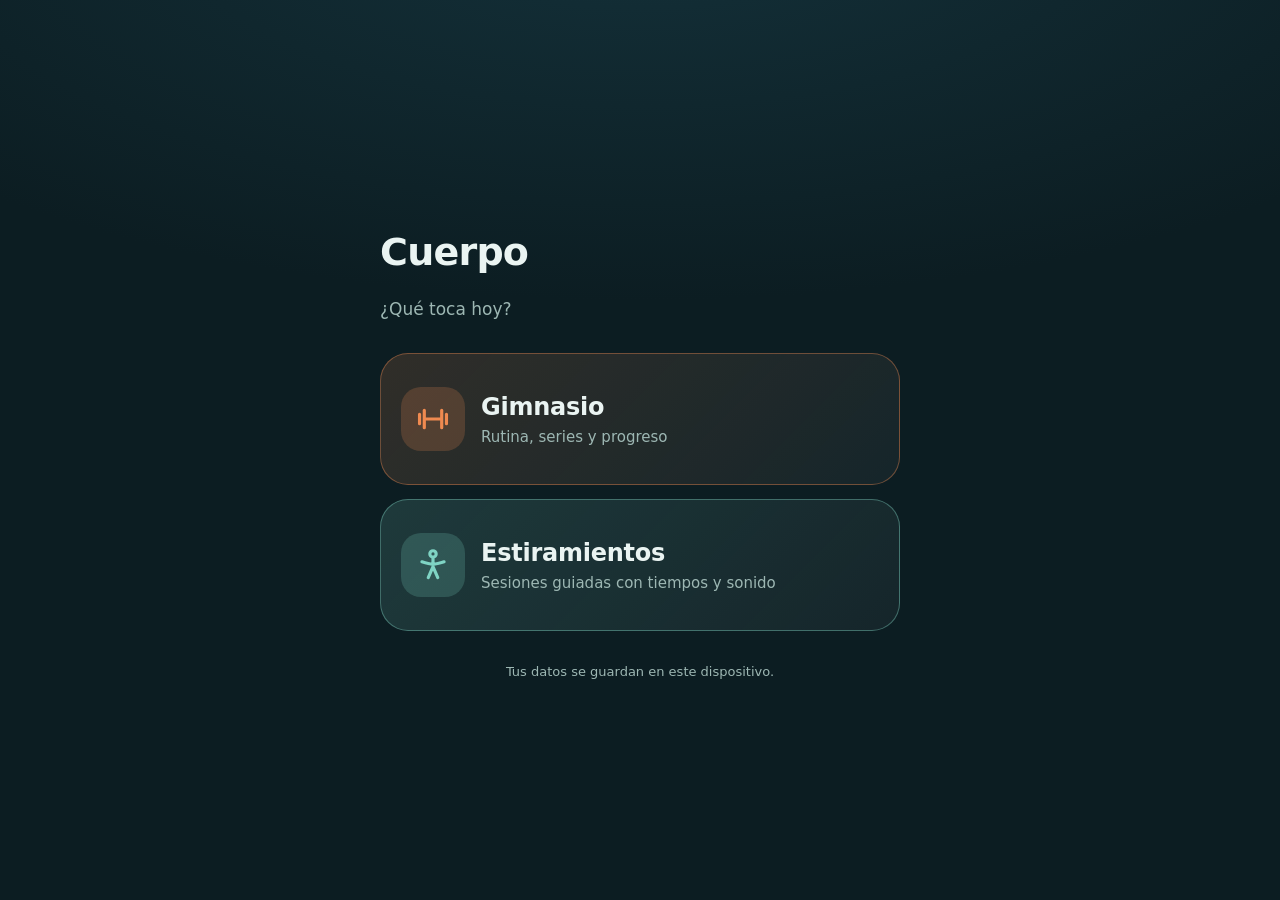
<file: index.html>
<!doctype html>
<html lang="es">
<head>
<meta charset="utf-8">
<title>Cuerpo</title>
<meta name="viewport" content="width=device-width, initial-scale=1, viewport-fit=cover">
<meta name="description" content="Gimnasio y estiramientos en una sola app.">
<meta name="theme-color" content="#0c1d22">
<meta name="color-scheme" content="dark">
<meta name="apple-mobile-web-app-capable" content="yes">
<meta name="mobile-web-app-capable" content="yes">
<meta name="apple-mobile-web-app-status-bar-style" content="black-translucent">
<meta name="apple-mobile-web-app-title" content="Cuerpo">
<link rel="manifest" href="manifest.webmanifest">
<link rel="apple-touch-icon" href="icons/icon-180.png">
<link rel="icon" type="image/png" href="icons/icon-192.png">
<style>
  :root { --bg:#0c1d22; --bg2:#14313a; --ink:#eaf4f2; --mute:#9db7b3; --line:rgba(255,255,255,.11); --ease:cubic-bezier(.23,1,.32,1); }
  * { box-sizing: border-box; margin: 0; }
  html { -webkit-tap-highlight-color: transparent; -webkit-text-size-adjust: 100%; overscroll-behavior: none; background: var(--bg); color-scheme: dark; }
  body {
    font-family: -apple-system, BlinkMacSystemFont, "SF Pro Text", "Segoe UI", system-ui, Roboto, sans-serif;
    background: radial-gradient(120% 70% at 50% -10%, var(--bg2), var(--bg) 62%) fixed;
    color: var(--ink); min-height: 100vh; min-height: 100dvh; line-height: 1.4; -webkit-font-smoothing: antialiased;
  }
  main {
    max-width: 560px; margin: 0 auto; min-height: 100vh; min-height: 100dvh;
    padding: calc(env(safe-area-inset-top, 0px) + 40px) 20px calc(env(safe-area-inset-bottom, 0px) + 32px);
    display: flex; flex-direction: column; justify-content: center; gap: 14px;
    animation: entra .4s var(--ease) both;
  }
  @keyframes entra { from { opacity: 0; transform: translateY(10px); } }
  h1 { font-size: 38px; letter-spacing: -.02em; font-weight: 650; }
  .sub { color: var(--mute); font-size: 17px; margin: 4px 0 18px; }
  a.opcion {
    --c: #7fd4c4;
    display: grid; grid-template-columns: 64px 1fr; gap: 16px; align-items: center;
    min-height: 132px; padding: 20px; border-radius: 28px; text-decoration: none; color: inherit;
    border: 1.5px solid color-mix(in srgb, var(--c) 40%, transparent);
    background: linear-gradient(135deg, color-mix(in srgb, var(--c) 16%, transparent), rgba(255, 255, 255, .04));
    transition: transform .14s var(--ease), border-color .2s;
    touch-action: manipulation; -webkit-touch-callout: none;
  }
  a.opcion:active { transform: scale(.97); }
  a.opcion.gim { --c: #f08a50; }
  .ico { width: 64px; height: 64px; border-radius: 20px; display: grid; place-items: center; background: color-mix(in srgb, var(--c) 20%, transparent); color: var(--c); }
  .ico svg { width: 38px; height: 38px; }
  a.opcion b { display: block; font-size: 24px; font-weight: 650; letter-spacing: -.01em; }
  a.opcion span { display: block; margin-top: 3px; color: var(--mute); font-size: 15px; }
  .pie { color: var(--mute); font-size: 13px; text-align: center; margin-top: 18px; }
  @media (hover: hover) and (pointer: fine) { a.opcion:hover { border-color: var(--c); } }
  @media (prefers-reduced-motion: reduce) { main { animation: none; } }
</style>
</head>
<body>
<main>
  <h1>Cuerpo</h1>
  <p class="sub">¿Qué toca hoy?</p>

  <a class="opcion gim" href="gimnasio.html" id="op-gim">
    <div class="ico" aria-hidden="true">
      <svg viewBox="0 0 24 24" fill="none" stroke="currentColor" stroke-width="2" stroke-linecap="round" stroke-linejoin="round"><path d="M6.5 6.5v11M17.5 6.5v11M3.5 9v6M20.5 9v6M6.5 12h11"/></svg>
    </div>
    <div><b>Gimnasio</b><span id="txt-gim">Rutina, series y progreso</span></div>
  </a>

  <a class="opcion est" href="estira.html" id="op-est">
    <div class="ico" aria-hidden="true">
      <svg viewBox="0 0 24 24" fill="none" stroke="currentColor" stroke-width="2" stroke-linecap="round" stroke-linejoin="round"><circle cx="12" cy="5" r="2"/><path d="M12 8v5m0 0l-3 7m3-7l3 7M5 10c3 1 5 1.5 7 1.5s4-.5 7-1.5"/></svg>
    </div>
    <div><b>Estiramientos</b><span id="txt-est">Sesiones guiadas con tiempos y sonido</span></div>
  </a>

  <p class="pie">Tus datos se guardan en este dispositivo.</p>
</main>

<script>
(() => {
  const leer = (k, def) => { try { const v = localStorage.getItem(k); return v ? JSON.parse(v) : def; } catch (e) { return def; } };
  const hoy = (() => { const d = new Date(); return `${d.getFullYear()}-${String(d.getMonth() + 1).padStart(2, '0')}-${String(d.getDate()).padStart(2, '0')}`; })();

  // Gimnasio: qué día de la rutina toca. Tras el día N toca el N+1 (tras el 4, el 1).
  const DIAS = ['Pecho y tríceps', 'Espalda y bíceps', 'Pierna', 'Hombro y abdominales'];
  const sesiones = leer('rutina-sesiones', []).filter(s => s && s.fin);
  if (sesiones.length) {
    const ultima = sesiones.slice().sort((a, b) => (b.fin || 0) - (a.fin || 0))[0];
    const siguiente = ultima.dia >= 1 && ultima.dia <= 3 ? ultima.dia + 1 : 1;
    const texto = ultima.fecha === hoy
      ? `Hoy ya entrenaste ✓ · Siguiente: Día ${siguiente}, ${DIAS[siguiente - 1]}`
      : `Toca el día ${siguiente}: ${DIAS[siguiente - 1]}`;
    document.getElementById('txt-gim').textContent = texto;
  }

  // Estiramientos: sesiones de la última semana.
  const lim = Date.now() - 7 * 864e5;
  const n = leer('estira.historial', []).filter(t => t > lim).length;
  if (n > 0) document.getElementById('txt-est').textContent = `Esta semana: ${n} ${n === 1 ? 'sesión' : 'sesiones'}`;
})();
</script>
<script src="registro-sw.js"></script>
</body>
</html>
</file>
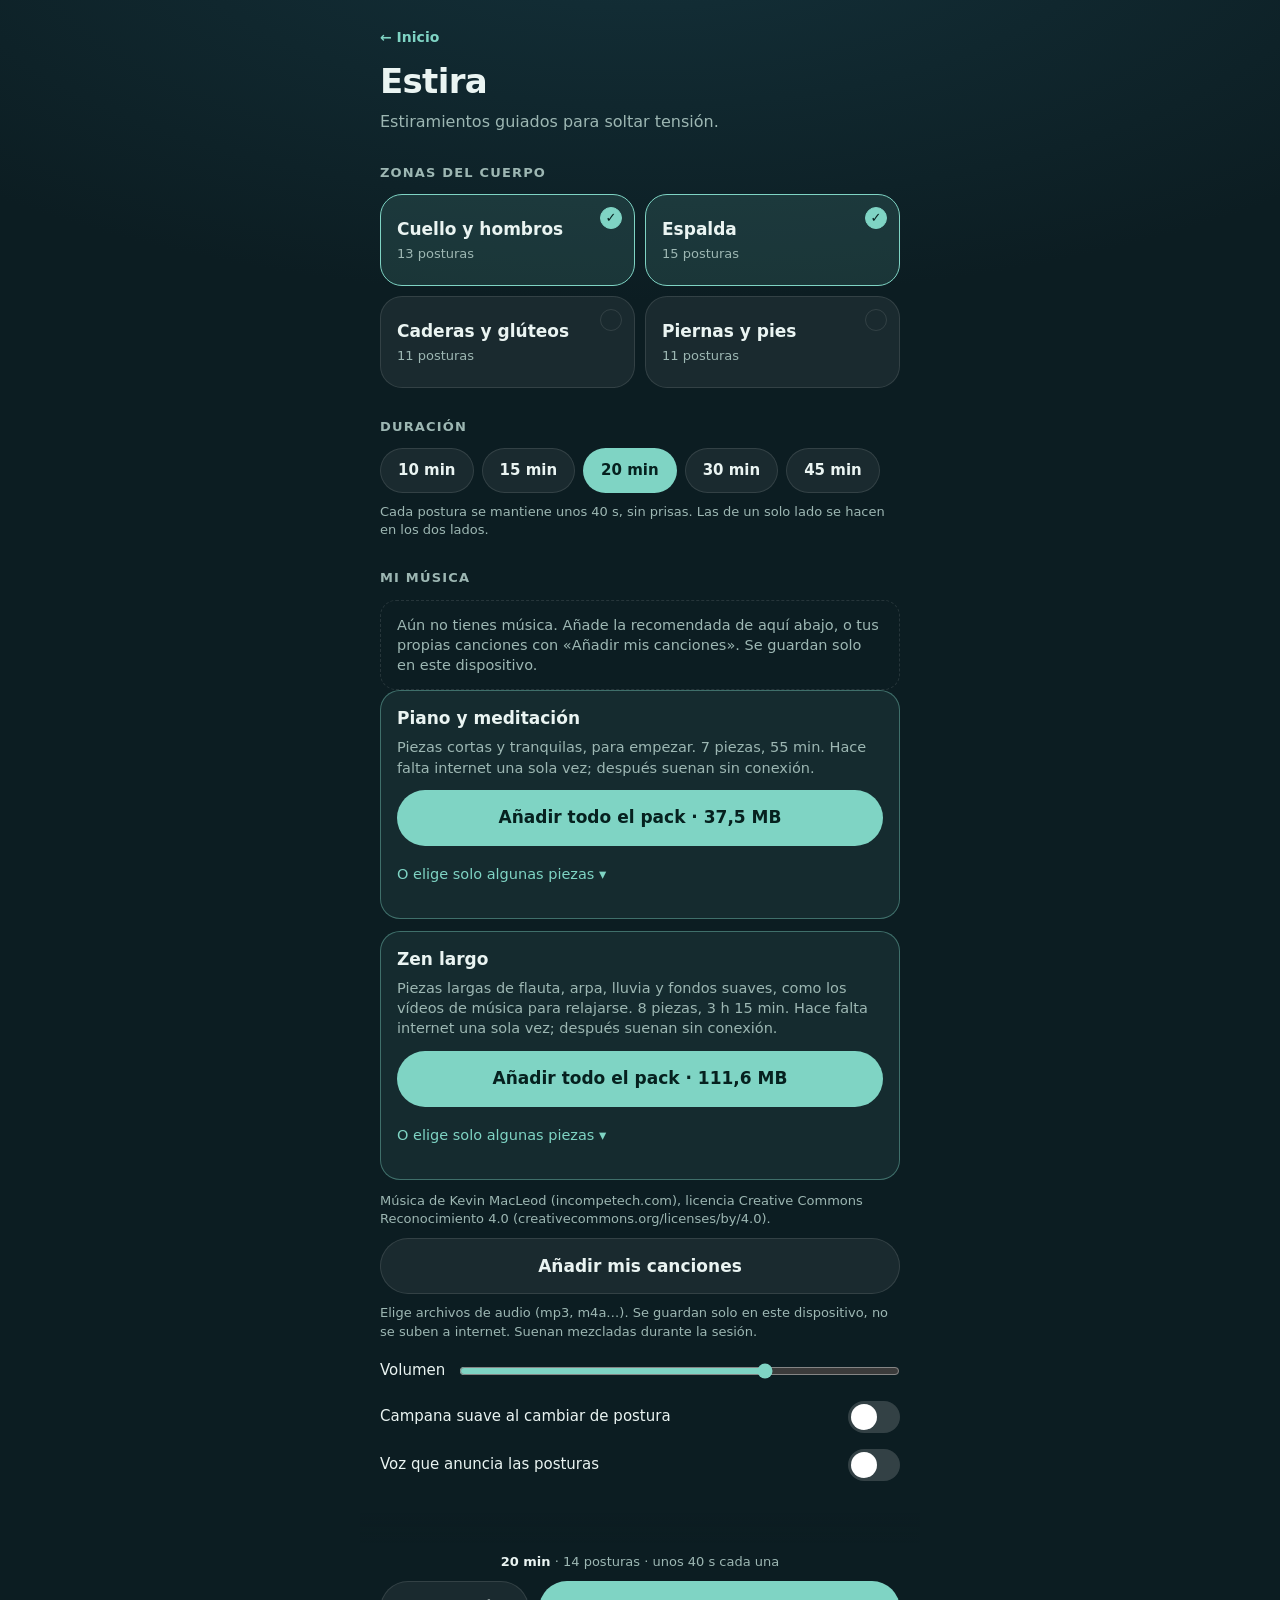
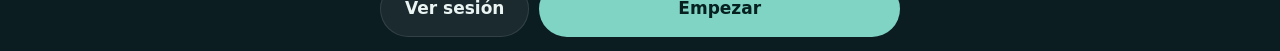
<file: estira.html>
<!doctype html>
<html lang="es">
<head>
<meta charset="utf-8">
<title>Estira</title>
<meta name="viewport" content="width=device-width, initial-scale=1, viewport-fit=cover">
<meta name="description" content="Estiramientos guiados para soltar tensión, con tiempos y sonidos relajantes.">
<meta name="theme-color" content="#0c1d22">
<meta name="color-scheme" content="dark">
<meta name="apple-mobile-web-app-capable" content="yes">
<meta name="mobile-web-app-capable" content="yes">
<meta name="apple-mobile-web-app-status-bar-style" content="black-translucent">
<meta name="apple-mobile-web-app-title" content="Cuerpo">
<link rel="manifest" href="manifest.webmanifest">
<link rel="apple-touch-icon" href="icons/icon-180.png">
<link rel="icon" type="image/png" href="icons/icon-192.png">
<link rel="stylesheet" href="styles.css">
</head>
<body>

<!-- ============ INICIO ============ -->
<main id="home" class="screen">
  <a class="inicio" href="./">← Inicio</a>
  <h1>Estira</h1>
  <p class="sub" id="subtitulo">Estiramientos guiados para soltar tensión.</p>

  <h2>Zonas del cuerpo</h2>
  <div class="zonas" id="zonas"></div>

  <h2>Duración</h2>
  <div class="chips" id="duracion"></div>

  <p class="nota" id="nota-dur"></p>

  <h2>Mi música</h2>
  <div id="musica" class="musica"></div>
  <div id="musica-reco"></div>
  <button class="btn ghost" id="musica-anadir" type="button" style="width:100%;margin-top:10px">Añadir mis canciones</button>
  <input type="file" id="musica-archivo" accept="audio/*,.mp3,.m4a,.aac,.wav,.ogg,.flac,.opus" multiple hidden>
  <p class="nota" id="musica-estado">Elige archivos de audio (mp3, m4a…). Se guardan solo en este dispositivo, no se suben a internet. Suenan mezcladas durante la sesión.</p>
  <div class="fila">
    <span class="l">Volumen</span>
    <input type="range" id="volumen" min="0" max="100" value="70" aria-label="Volumen de la música">
  </div>
  <div class="fila">
    <span class="l" id="l-campanas">Campana suave al cambiar de postura</span>
    <button class="switch" id="campanas" role="switch" aria-labelledby="l-campanas" aria-pressed="false"></button>
  </div>
  <div class="fila" id="voz-fila">
    <span class="l" id="l-voz">Voz que anuncia las posturas</span>
    <button class="switch" id="voz" role="switch" aria-labelledby="l-voz" aria-pressed="false"></button>
  </div>
  <div class="voz-extra" id="voz-extra" hidden>
    <p class="nota">Dice el nombre de cada postura y cuándo cambiar de lado, para que no tengas que mirar el móvil, y baja la música mientras habla. Usa las voces en español de tu dispositivo.</p>
    <div class="fila">
      <select id="voz-voz" aria-label="Voz" hidden></select>
      <button class="btn ghost" id="voz-probar" type="button">Probar la voz</button>
    </div>
  </div>

  <div class="bar">
    <div class="in" style="flex-direction:column;align-items:stretch;gap:0">
      <div class="resumen" id="resumen"></div>
      <div style="display:flex;gap:10px">
        <button class="btn ghost" id="ver">Ver sesión</button>
        <button class="btn primary" id="empezar">Empezar</button>
      </div>
    </div>
  </div>
</main>

<!-- ============ VISTA PREVIA ============ -->
<main id="preview" class="screen" hidden>
  <div class="topnav"><button class="atras" id="atras" aria-label="Volver">‹</button></div>
  <h1>Tu sesión</h1>
  <p class="sub" id="prev-sub"></p>
  <ol class="lista" id="lista"></ol>
  <div class="bar">
    <div class="in">
      <button class="btn ghost" id="otra">Otra combinación</button>
      <button class="btn primary" id="empezar2">Empezar</button>
    </div>
  </div>
</main>

<!-- ============ SESIÓN ============ -->
<main id="session" class="screen" hidden>
  <div class="s-top">
    <button class="ctl-mini" id="salir" aria-label="Terminar sesión">✕</button>
    <div class="s-meta" id="meta"></div>
    <span></span>
  </div>
  <div class="prog" style="max-width:560px"><i id="prog"></i></div>

  <div class="fase" id="fase" aria-live="polite"></div>
  <div class="figura" id="figura"></div>
  <div class="s-info">
    <h3 id="nombre"></h3>
    <span class="pill" id="lado" hidden></span>
    <p id="texto"></p>
  </div>

  <div class="s-timer">
    <button class="ctl" id="prev" aria-label="Anterior">⏮</button>
    <div class="anillo">
      <svg viewBox="0 0 120 120" aria-hidden="true">
        <circle class="fondo" cx="60" cy="60" r="54"></circle>
        <circle class="avance" id="avance" cx="60" cy="60" r="54" stroke-dasharray="339.292" stroke-dashoffset="0"></circle>
      </svg>
      <div class="tiempo" id="tiempo">0:00</div>
    </div>
    <button class="ctl" id="next" aria-label="Siguiente">⏭</button>
  </div>
  <div style="margin-top:14px">
    <button class="ctl pausa" id="pausa" aria-label="Pausar">❚❚</button>
  </div>
</main>

<!-- ============ FINAL ============ -->
<main id="fin" class="screen" hidden>
  <div class="flor">🌿</div>
  <h1>Sesión completada</h1>
  <p id="fin-txt"></p>
  <div class="acciones">
    <button class="btn primary" id="repetir">Repetir</button>
    <button class="btn ghost" id="inicio">Volver al inicio</button>
  </div>
</main>

<!-- ============ AVISO ============ -->
<div class="velo" id="velo" hidden>
  <div class="caja" role="dialog" aria-modal="true" aria-labelledby="velo-t">
    <h4 id="velo-t">¿Terminar la sesión?</h4>
    <p>Puedes pausarla si solo necesitas un descanso.</p>
    <button class="btn primary" id="velo-seguir">Seguir</button>
    <button class="btn ghost" id="velo-fin">Terminar</button>
  </div>
</div>

<script src="data.js"></script>
<script src="audio.js"></script>
<script src="app.js"></script>
<script src="registro-sw.js"></script>
</body>
</html>
</file>
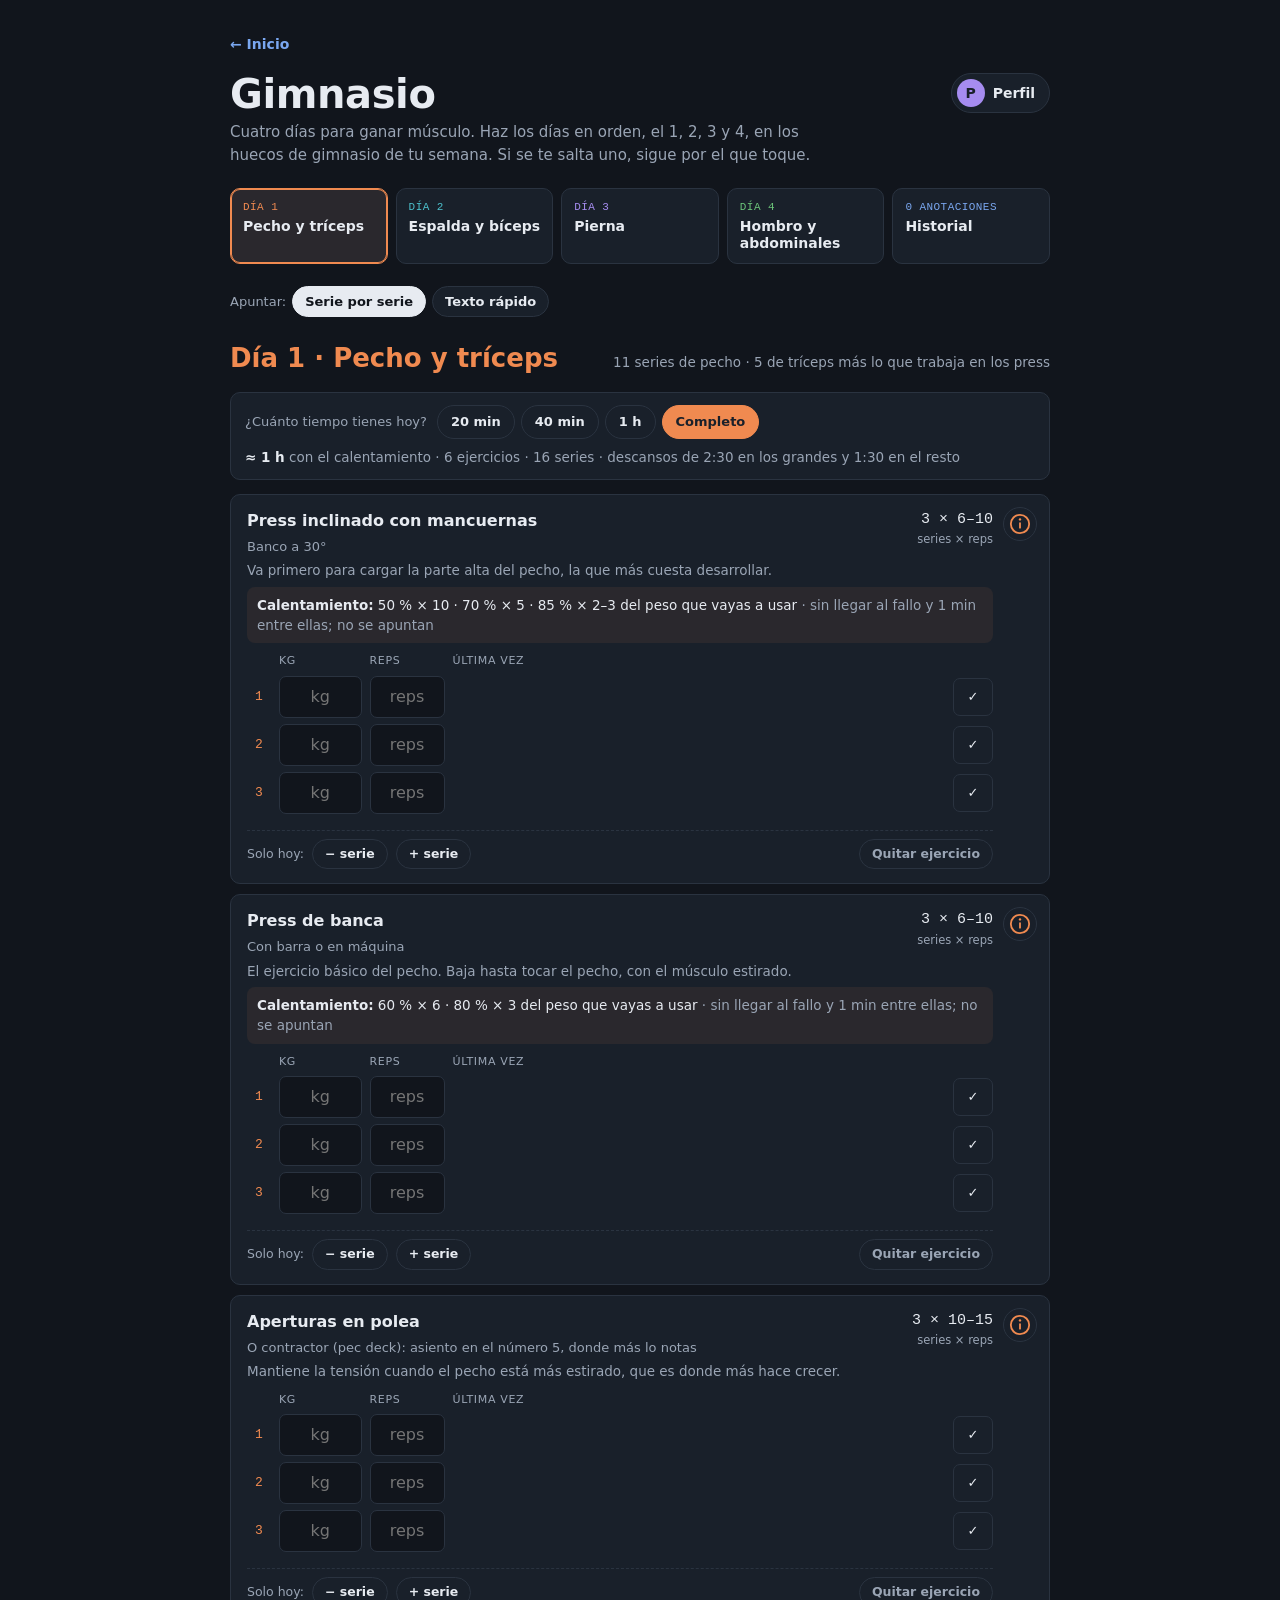
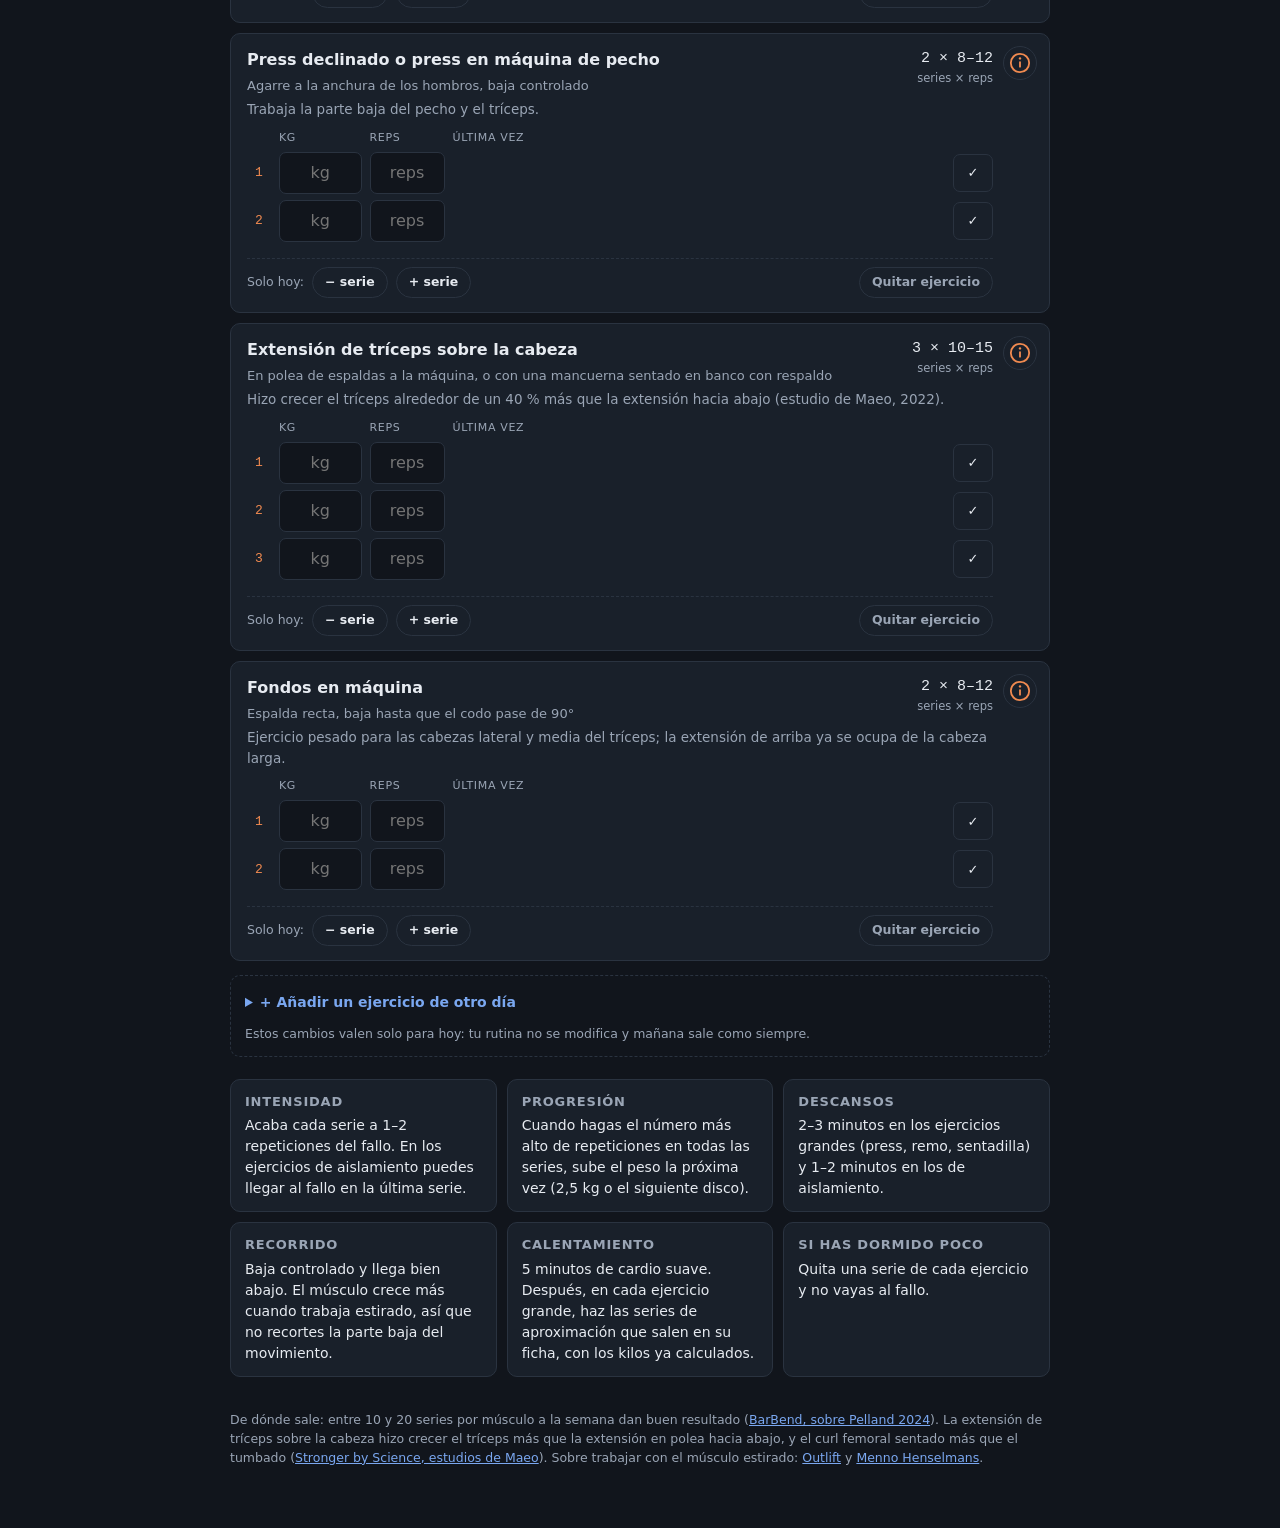
<file: gimnasio.html>
<!doctype html>
<html lang="es" data-theme="dark">
<head>
<meta charset="utf-8">
<title>Gimnasio</title>
<meta name="viewport" content="width=device-width, initial-scale=1, viewport-fit=cover">
<meta name="description" content="Rutina de gimnasio: apunta series, descansos, historial y medidas.">
<meta name="theme-color" content="#11151c">
<meta name="color-scheme" content="dark">
<meta name="apple-mobile-web-app-capable" content="yes">
<meta name="mobile-web-app-capable" content="yes">
<meta name="apple-mobile-web-app-status-bar-style" content="black-translucent">
<meta name="apple-mobile-web-app-title" content="Cuerpo">
<link rel="manifest" href="manifest.webmanifest">
<link rel="apple-touch-icon" href="icons/icon-180.png">
<link rel="icon" type="image/png" href="icons/icon-192.png">
<link rel="stylesheet" href="gimnasio.css">
</head>
<body>
<div class="wrap">
  <a class="inicio-link" href="./">← Inicio</a>
  <header class="top">
    <div>
    <h1>Gimnasio</h1>
    <p class="sub">Cuatro días para ganar músculo. Haz los días en orden, el 1, 2, 3 y 4, en los huecos de gimnasio de tu semana. Si se te salta uno, sigue por el que toque.</p>
    </div>
    <button type="button" class="perfil-btn" id="perfil-btn" aria-pressed="false"><span class="av">P</span>Perfil</button>
  </header>

  <nav class="tabs" id="tabs" role="tablist"></nav>
  <div class="modo" role="group" aria-label="Cómo apuntar">
    <span>Apuntar:</span>
    <button type="button" id="modo-series">Serie por serie</button>
    <button type="button" id="modo-texto">Texto rápido</button>
  </div>
  <main id="day" style="display:flex;flex-direction:column;gap:14px"></main>
  <div class="sheet-bg" id="info-bg" hidden>
    <div class="sheet" role="dialog" aria-modal="true" aria-labelledby="info-titulo">
      <div class="sheet-head"><h2 id="info-titulo"></h2><button type="button" class="hist-toggle" id="info-cerrar">Cerrar</button></div>
      <p class="info-musc"><b>Trabaja:</b> <span id="info-musculo"></span></p>
      <h3>Cómo se hace</h3>
      <ol class="info-pasos" id="info-pasos"></ol>
      <h3>Errores típicos</h3>
      <ul class="info-err" id="info-errores"></ul>
      <a class="info-video" id="info-video" href="#" target="_blank" rel="noopener">▶ Ver vídeos de la técnica en YouTube</a>
    </div>
  </div>
  <div class="timer" id="timer" hidden role="timer" aria-live="polite">
    <div class="timer-in">
      <div class="t-label" id="t-label"></div>
      <div class="t-time" id="t-time">0:00</div>
      <button type="button" id="t-menos">−15 s</button>
      <button type="button" id="t-mas">+30 s</button>
      <button type="button" id="t-stop">Saltar</button>
      <div class="t-bar"><i id="t-bar"></i></div>
    </div>
  </div>

  <section class="rules" aria-label="Cómo entrenar">
    <div class="rule"><h3>Intensidad</h3><p>Acaba cada serie a 1–2 repeticiones del fallo. En los ejercicios de aislamiento puedes llegar al fallo en la última serie.</p></div>
    <div class="rule"><h3>Progresión</h3><p>Cuando hagas el número más alto de repeticiones en todas las series, sube el peso la próxima vez (2,5 kg o el siguiente disco).</p></div>
    <div class="rule"><h3>Descansos</h3><p>2–3 minutos en los ejercicios grandes (press, remo, sentadilla) y 1–2 minutos en los de aislamiento.</p></div>
    <div class="rule"><h3>Recorrido</h3><p>Baja controlado y llega bien abajo. El músculo crece más cuando trabaja estirado, así que no recortes la parte baja del movimiento.</p></div>
    <div class="rule"><h3>Calentamiento</h3><p>5 minutos de cardio suave. Después, en cada ejercicio grande, haz las series de aproximación que salen en su ficha, con los kilos ya calculados.</p></div>
    <div class="rule"><h3>Si has dormido poco</h3><p>Quita una serie de cada ejercicio y no vayas al fallo.</p></div>
  </section>

  <p class="sources">De dónde sale: entre 10 y 20 series por músculo a la semana dan buen resultado (<a href="https://barbend.com/scientifically-correct-number-sets-per-workout" target="_blank" rel="noopener">BarBend, sobre Pelland 2024</a>). La extensión de tríceps sobre la cabeza hizo crecer el tríceps más que la extensión en polea hacia abajo, y el curl femoral sentado más que el tumbado (<a href="https://www.strongerbyscience.com/?p=57800" target="_blank" rel="noopener">Stronger by Science, estudios de Maeo</a>). Sobre trabajar con el músculo estirado: <a href="https://outlift.com/long-muscle-length-training/" target="_blank" rel="noopener">Outlift</a> y <a href="https://mennohenselmans.com/these-are-the-best-exercises-to-build-muscle-science-based/" target="_blank" rel="noopener">Menno Henselmans</a>.</p>
</div>

<script src="gimnasio.js"></script>
<script src="registro-sw.js"></script>
</body>
</html>
</file>
<file: styles.css>
:root {
  --bg: #0c1d22;
  --bg2: #14313a;
  --ink: #eaf4f2;
  --mute: #9db7b3;
  --line: rgba(255, 255, 255, .11);
  --card: rgba(255, 255, 255, .06);
  --accent: #7fd4c4;
  --accent-ink: #06211f;
  --sand: #f2d6a2;
  --cream: #f5f0e6;
  --radius: 22px;
  --ease: cubic-bezier(.23, 1, .32, 1);
}

* { box-sizing: border-box; margin: 0; }
[hidden] { display: none !important; }

html {
  -webkit-tap-highlight-color: transparent;
  -webkit-text-size-adjust: 100%;
  overscroll-behavior: none;
  background: var(--bg);
  color-scheme: dark;
}

body {
  font-family: -apple-system, BlinkMacSystemFont, "SF Pro Text", "Segoe UI", system-ui, Roboto, sans-serif;
  background: radial-gradient(120% 70% at 50% -10%, var(--bg2), var(--bg) 62%) fixed;
  color: var(--ink);
  min-height: 100vh;
  min-height: 100dvh;
  line-height: 1.4;
  -webkit-font-smoothing: antialiased;
}

button {
  font: inherit;
  color: inherit;
  background: none;
  border: 0;
  padding: 0;
  cursor: pointer;
  touch-action: manipulation;
  user-select: none;
  -webkit-user-select: none;
  -webkit-touch-callout: none;
}
button:focus-visible, input:focus-visible { outline: 2px solid var(--accent); outline-offset: 3px; }

/* ---------- pantallas ---------- */
.screen {
  max-width: 560px;
  margin: 0 auto;
  min-height: 100vh;
  min-height: 100dvh;
  padding: calc(env(safe-area-inset-top, 0px) + 22px) 20px calc(env(safe-area-inset-bottom, 0px) + 120px);
  animation: entra .35s var(--ease) both;
}
@keyframes entra { from { opacity: 0; transform: translateY(10px); } }

.inicio { display: inline-block; color: var(--accent); text-decoration: none; font-weight: 600; font-size: 14px; padding: 6px 0 10px; }
h1 { font-size: 34px; letter-spacing: -.02em; font-weight: 650; }
.sub { color: var(--mute); margin-top: 6px; font-size: 16px; }
h2 { font-size: 13px; text-transform: uppercase; letter-spacing: .09em; color: var(--mute); font-weight: 600; margin: 30px 0 12px; }

/* ---------- selectores ---------- */
.zonas { display: grid; grid-template-columns: 1fr 1fr; gap: 10px; }
.zona {
  position: relative;
  text-align: left;
  padding: 16px 16px 14px;
  min-height: 92px;
  border-radius: var(--radius);
  border: 1.5px solid var(--line);
  background: var(--card);
  transition: transform .14s var(--ease), background .2s, border-color .2s;
}
.zona:active { transform: scale(.97); }
.zona b { display: block; font-size: 17px; font-weight: 600; }
.zona small { display: block; color: var(--mute); margin-top: 3px; font-size: 13px; }
.zona .tick {
  position: absolute; top: 12px; right: 12px; width: 22px; height: 22px; border-radius: 50%;
  border: 1.5px solid var(--line); display: grid; place-items: center; font-size: 13px; color: transparent;
  transition: all .2s;
}
.zona[aria-pressed="true"] { border-color: var(--accent); background: rgba(127, 212, 196, .13); }
.zona[aria-pressed="true"] .tick { background: var(--accent); border-color: var(--accent); color: var(--accent-ink); }

.chips { display: flex; flex-wrap: wrap; gap: 8px; }
.chip {
  padding: 11px 17px;
  border-radius: 999px;
  border: 1.5px solid var(--line);
  background: var(--card);
  font-weight: 550;
  font-size: 15px;
  transition: transform .14s var(--ease), background .2s, color .2s;
}
.chip:active { transform: scale(.96); }
.chip[aria-pressed="true"] { background: var(--accent); color: var(--accent-ink); border-color: transparent; }

.fila { display: flex; align-items: center; justify-content: space-between; gap: 14px; margin-top: 16px; }
.fila label, .fila span.l { font-size: 15px; color: var(--ink); }
input[type="range"] { flex: 1; accent-color: var(--accent); height: 28px; }
.switch {
  width: 52px; height: 32px; border-radius: 999px; background: rgba(255, 255, 255, .16); position: relative; flex: none;
  transition: background .2s;
}
.switch::after {
  content: ""; position: absolute; top: 3px; left: 3px; width: 26px; height: 26px; border-radius: 50%; background: #fff;
  transition: transform .22s var(--ease);
}
.switch[aria-pressed="true"] { background: var(--accent); }
.switch[aria-pressed="true"]::after { transform: translateX(20px); }

#home { padding-bottom: calc(env(safe-area-inset-bottom, 0px) + 170px); }   /* sitio para que la barra de abajo no tape el último ajuste */
.voz-extra select { flex: 1; min-width: 0; font: inherit; font-size: 15px; color: var(--ink); background: var(--card); border: 1.5px solid var(--line); border-radius: 14px; padding: 0 12px; height: 48px; }
.voz-extra .btn { height: 48px; font-size: 15px; padding: 0 18px; flex: none; }
.voz-extra .fila { justify-content: flex-start; }

/* ---------- mi música ---------- */
.musica { display: grid; gap: 8px; }
.pista { display: grid; grid-template-columns: 40px 1fr 44px 44px; gap: 8px; align-items: center; padding: 8px 8px 8px 12px; border-radius: 16px; background: var(--card); border: 1px solid var(--line); }
.pista-n { min-width: 0; }
.pista-n b { display: block; font-weight: 560; font-size: 15px; white-space: nowrap; overflow: hidden; text-overflow: ellipsis; }
.pista-n small { color: var(--mute); font-size: 12.5px; }
.pista-on { width: 28px; height: 28px; border-radius: 50%; border: 1.5px solid var(--line); display: grid; place-items: center; font-size: 14px; color: transparent; transition: all .2s; }
.pista-on[aria-pressed="true"] { background: var(--accent); border-color: var(--accent); color: var(--accent-ink); }
.pista-play, .pista-x { height: 40px; border-radius: 12px; color: var(--mute); font-size: 15px; }
.pista-play { color: var(--accent); }
.pista-x.seguro { grid-column: span 1; color: #ffb4a8; font-size: 12px; }
.reco { padding: 16px; border-radius: 20px; border: 1.5px solid rgba(127, 212, 196, .4); background: rgba(127, 212, 196, .08); margin-bottom: 12px; }
.reco b { font-size: 17px; }
.reco p { color: var(--mute); font-size: 14.5px; margin: 6px 0 12px; }
.reco .nota { margin: 10px 0 0; }
.reco .btn { width: 100%; }
.reco details { margin-top: 10px; }
.reco summary { cursor: pointer; color: var(--accent); font-size: 14.5px; padding: 8px 0; list-style: none; }
.reco summary::-webkit-details-marker { display: none; }
.reco summary::after { content: ' ▾'; }
.reco details[open] summary::after { content: ' ▴'; }
.piezas { list-style: none; margin: 0; padding: 0; display: grid; gap: 6px; }
.piezas li { display: grid; grid-template-columns: 1fr 44px; gap: 8px; align-items: center; padding: 6px 6px 6px 12px; border-radius: 14px; background: var(--card); border: 1px solid var(--line); }
.piezas b { display: block; font-weight: 560; font-size: 15px; }
.piezas small { color: var(--mute); font-size: 12.5px; }
.pieza-mas { height: 40px; border-radius: 12px; font-size: 22px; line-height: 1; color: var(--accent); border: 1.5px solid rgba(127, 212, 196, .45); }
.pieza-mas:disabled { opacity: .4; }
.vacio { color: var(--mute); font-size: 14.5px; padding: 14px 16px; border: 1px dashed var(--line); border-radius: 16px; }

/* ---------- barra inferior ---------- */
.bar {
  position: fixed; left: 0; right: 0; bottom: 0; z-index: 5;
  padding: 40px 20px calc(env(safe-area-inset-bottom, 0px) + 14px);
  background: linear-gradient(to bottom, rgba(12, 29, 34, 0), var(--bg) 30px);
}
.bar .in { max-width: 560px; margin: 0 auto; display: flex; gap: 10px; align-items: center; }
.resumen { font-size: 13px; color: var(--mute); text-align: center; margin-bottom: 10px; }
.resumen b { color: var(--ink); font-weight: 600; }

.btn {
  height: 56px; padding: 0 24px; border-radius: 999px; font-weight: 620; font-size: 17px;
  transition: transform .14s var(--ease), opacity .2s;
}
.btn:active { transform: scale(.97); }
.btn.primary { background: var(--accent); color: var(--accent-ink); flex: 1; }
.btn.ghost { border: 1.5px solid var(--line); background: var(--card); }
.btn[disabled] { opacity: .4; pointer-events: none; }

@media (hover: hover) and (pointer: fine) {
  .zona:hover, .chip:hover { border-color: rgba(127, 212, 196, .55); }
  .btn.ghost:hover { background: rgba(255, 255, 255, .1); }
  .btn.primary:hover { filter: brightness(1.06); }
  .ctl:hover { background: rgba(255, 255, 255, .14); }
}

/* ---------- vista previa ---------- */
.topnav { display: flex; align-items: center; gap: 8px; margin-bottom: 4px; }
.atras { width: 44px; height: 44px; margin-left: -10px; border-radius: 50%; font-size: 24px; color: var(--mute); }
ol.lista { list-style: none; padding: 0; margin-top: 18px; display: grid; gap: 8px; }
ol.lista li {
  display: grid; grid-template-columns: 34px 1fr auto; gap: 12px; align-items: center;
  padding: 12px 14px; border-radius: 16px; background: var(--card); border: 1px solid var(--line);
}
ol.lista .n { width: 30px; height: 30px; border-radius: 50%; background: rgba(127, 212, 196, .16); color: var(--accent); display: grid; place-items: center; font-size: 14px; font-weight: 650; }
ol.lista b { font-weight: 580; font-size: 16px; display: block; }
ol.lista small { color: var(--mute); font-size: 13px; }
ol.lista .t { color: var(--mute); font-size: 14px; font-variant-numeric: tabular-nums; }
ol.lista li.extra { background: transparent; border-style: dashed; }
ol.lista li.extra .n { background: rgba(242, 214, 162, .14); color: var(--sand); }

/* ---------- sesión ---------- */
#session {
  display: flex; flex-direction: column; align-items: center;
  height: 100vh; height: 100dvh; min-height: 0;
  padding: calc(env(safe-area-inset-top, 0px) + 14px) 20px calc(env(safe-area-inset-bottom, 0px) + 18px);
}
.s-top { width: 100%; display: grid; grid-template-columns: 44px 1fr 44px; align-items: center; gap: 6px; }
.s-meta { text-align: center; font-size: 13px; color: var(--mute); font-variant-numeric: tabular-nums; }
.s-meta b { color: var(--ink); font-weight: 600; }
.ctl-mini { width: 44px; height: 44px; border-radius: 50%; color: var(--mute); font-size: 20px; }
.prog { width: 100%; height: 4px; border-radius: 4px; background: rgba(255, 255, 255, .1); margin: 8px 0 0; overflow: hidden; }
.prog i { display: block; height: 100%; width: 0; background: var(--accent); border-radius: 4px; transition: width .6s linear; }

.fase { margin-top: 14px; font-size: 13px; letter-spacing: .1em; text-transform: uppercase; color: var(--sand); font-weight: 650; min-height: 18px; }

.figura {
  position: relative; margin-top: 10px; flex: 0 1 auto;
  width: min(100%, 38dvh, 380px); aspect-ratio: 1;
  background: var(--cream); border-radius: 30px; overflow: hidden;
  display: grid; place-items: center;
  box-shadow: 0 18px 50px rgba(0, 0, 0, .3);
}
.figura img { width: 100%; height: 100%; object-fit: contain; mix-blend-mode: multiply; }
.figura.espejo img { transform: scaleX(-1); }
.figura .vacio { font-size: 72px; color: #4a9a8e; }
.figura.resp-card { background: transparent; box-shadow: none; }
.resp {
  width: 78%; aspect-ratio: 1; border-radius: 50%;
  background: radial-gradient(circle at 50% 40%, #a9e8db, #3e9b8d 70%);
  animation: respirar 10s ease-in-out infinite;
  box-shadow: 0 0 80px rgba(127, 212, 196, .35);
}
@keyframes respirar { 0% { transform: scale(.5); } 40% { transform: scale(1); } 100% { transform: scale(.5); } }
.resp-txt { position: absolute; font-size: 26px; font-weight: 600; color: #06211f; letter-spacing: .02em; }

.s-info { text-align: center; margin-top: 16px; }
.s-info h3 { font-size: 24px; font-weight: 650; letter-spacing: -.01em; }
.pill {
  display: inline-block; margin-top: 8px; padding: 5px 14px; border-radius: 999px;
  background: rgba(242, 214, 162, .16); color: var(--sand); font-weight: 620; font-size: 14px;
}
.s-info p { color: var(--mute); font-size: 15px; margin-top: 10px; max-width: 34ch; margin-inline: auto; }

.s-timer { margin-top: auto; display: flex; align-items: center; justify-content: center; gap: 26px; padding-top: 12px; }
.anillo { position: relative; width: 128px; height: 128px; flex: none; }
.anillo svg { width: 100%; height: 100%; transform: rotate(-90deg); }
.anillo circle { fill: none; stroke-width: 6; }
.anillo .fondo { stroke: rgba(255, 255, 255, .1); }
.anillo .avance { stroke: var(--accent); stroke-linecap: round; transition: stroke-dashoffset .25s linear; }
.anillo .tiempo {
  position: absolute; inset: 0; display: grid; place-items: center; font-size: 34px; font-weight: 600;
  font-variant-numeric: tabular-nums; letter-spacing: -.01em;
}
.ctl {
  width: 56px; height: 56px; border-radius: 50%; background: var(--card); border: 1.5px solid var(--line);
  font-size: 20px; display: grid; place-items: center; transition: transform .14s var(--ease), background .2s;
}
.ctl:active { transform: scale(.93); }
.ctl.pausa { width: 72px; height: 72px; background: var(--accent); color: var(--accent-ink); border: 0; font-size: 26px; }

@media (max-height: 700px) {
  .figura { width: min(100%, 30dvh, 300px); }
  .s-info p { display: none; }
  .anillo { width: 104px; height: 104px; }
  .anillo .tiempo { font-size: 28px; }
}

/* ---------- final ---------- */
#fin { text-align: center; display: flex; flex-direction: column; align-items: center; justify-content: center; padding-bottom: calc(env(safe-area-inset-bottom, 0px) + 40px); }
#fin .flor { font-size: 64px; margin-bottom: 8px; }
#fin p { color: var(--mute); margin: 10px 0 30px; max-width: 30ch; }
#fin .acciones { display: grid; gap: 10px; width: min(100%, 320px); }

/* ---------- aviso de salida ---------- */
.velo {
  position: fixed; inset: 0; z-index: 20; display: grid; place-items: center; padding: 24px;
  background: rgba(4, 12, 14, .7); backdrop-filter: blur(6px); -webkit-backdrop-filter: blur(6px);
  animation: entra .25s var(--ease) both;
}
.velo .caja { width: min(100%, 340px); padding: 24px; border-radius: 26px; background: #16353d; border: 1px solid var(--line); text-align: center; }
.velo h4 { font-size: 20px; font-weight: 650; }
.velo p { color: var(--mute); margin: 8px 0 20px; font-size: 15px; }
.velo .btn { width: 100%; }
.velo .btn + .btn { margin-top: 8px; }

.nota { color: var(--mute); font-size: 13px; margin-top: 10px; }

@media (prefers-reduced-motion: reduce) {
  .screen, .velo { animation: none; }
  .resp { animation: none; transform: scale(.8); }
  .prog i, .anillo .avance { transition: none; }
}
</file>
<file: gimnasio.css>
/* Layout: pestañas por día arriba; cada día es una lista de ejercicios con series×reps, por qué está y un registro de peso. */
:root {
  --bg: #f3f5f8;
  --surface: #ffffff;
  --fg: #18202c;
  --muted: #5b6676;
  --line: #dde2ea;
  --accent: #2f6fd6;
  --d1: #c8551b; --d2: #1f7f8a; --d3: #6a4bb8; --d4: #2f7a3a;
  --f-display: "Bricolage Grotesque", "Segoe UI", system-ui, sans-serif;
  --f-body: "Figtree", system-ui, -apple-system, "Segoe UI", sans-serif;
  --f-mono: "JetBrains Mono", ui-monospace, Menlo, Consolas, monospace;
}
@media (prefers-color-scheme: dark) {
  :root:not([data-theme="light"]) {
    --bg: #11151c; --surface: #19202a; --fg: #e7ebf1; --muted: #9aa5b5; --line: #2a3340; --accent: #7aa7f0;
    --d1: #f08a50; --d2: #4cc0cc; --d3: #a68cf0; --d4: #6cc47a;
    color-scheme: dark;
  }
}
:root[data-theme="dark"] {
  --bg: #11151c; --surface: #19202a; --fg: #e7ebf1; --muted: #9aa5b5; --line: #2a3340; --accent: #7aa7f0;
  --d1: #f08a50; --d2: #4cc0cc; --d3: #a68cf0; --d4: #6cc47a;
  color-scheme: dark;
}
* { box-sizing: border-box; }
body {
  background: var(--bg); color: var(--fg); font-family: var(--f-body); font-size: 15px; line-height: 1.5;
  padding-left: max(16px, env(safe-area-inset-left, 0px));
  padding-right: max(16px, env(safe-area-inset-right, 0px));
  padding-block: 28px 48px;
}
.wrap { max-width: 820px; margin: 0 auto; display: flex; flex-direction: column; gap: 22px; }
h1 { font-family: var(--f-display); font-weight: 700; font-size: clamp(28px, 5vw, 40px); line-height: 1.05; margin: 0; letter-spacing: -0.01em; }
.sub { color: var(--muted); margin: 6px 0 0; max-width: 62ch; }
.tabs { display: grid; grid-template-columns: repeat(4, minmax(0, 1fr)); gap: 8px; }
.tab { font: inherit; text-align: left; cursor: pointer; border: 1px solid var(--line); background: var(--surface); color: var(--fg); border-radius: 10px; padding: 10px 12px; display: flex; flex-direction: column; gap: 2px; min-width: 0; }
.tab small { font-family: var(--f-mono); font-size: 11px; color: var(--c); letter-spacing: 0.04em; }
.tab span { font-weight: 600; font-size: 14px; line-height: 1.25; }
.tab[aria-selected="true"] { border-color: var(--c); box-shadow: inset 0 0 0 1px var(--c); background: color-mix(in srgb, var(--c) 8%, var(--surface)); }
.tab:focus-visible, input:focus-visible, button:focus-visible { outline: 2px solid var(--accent); outline-offset: 2px; }
.day-title { display: flex; flex-wrap: wrap; align-items: baseline; justify-content: space-between; gap: 6px 16px; }
.day-title h2 { font-family: var(--f-display); font-size: 26px; margin: 0; color: var(--c); }
.day-title p { margin: 0; color: var(--muted); font-size: 13.5px; }
ol.ex { list-style: none; margin: 0; padding: 0; display: flex; flex-direction: column; gap: 10px; }
.ex li { background: var(--surface); border: 1px solid var(--line); border-radius: 10px; padding: 14px 16px; display: grid; grid-template-columns: minmax(0, 1fr) auto; gap: 4px 16px; }
.ex .name { font-weight: 600; font-size: 16px; }
.ex .alt { color: var(--muted); font-size: 13px; }
.ex .why { grid-column: 1 / -1; font-size: 13.5px; color: var(--muted); }
.ex .dose { grid-row: 1 / span 2; grid-column: 2; text-align: right; font-family: var(--f-mono); font-size: 15px; font-variant-numeric: tabular-nums; white-space: nowrap; }
.ex .dose small { display: block; font-family: var(--f-body); font-size: 11.5px; color: var(--muted); }
.log { grid-column: 1 / -1; display: flex; flex-wrap: wrap; align-items: center; gap: 8px; margin-top: 6px; }
.log label { font-size: 12px; color: var(--muted); }
.log input { font: inherit; font-size: 14px; color: var(--fg); background: var(--bg); border: 1px solid var(--line); border-radius: 7px; padding: 6px 9px; width: min(260px, 100%); }
.log { flex-direction: column; align-items: stretch; }
.sets { display: grid; grid-template-columns: 1.6em minmax(0, 5.5em) minmax(0, 5em) minmax(0, 1fr); gap: 6px 8px; align-items: center; }
.sets .sh { font-size: 11px; letter-spacing: 0.06em; text-transform: uppercase; color: var(--muted); }
.sets .sn { font-family: var(--f-mono); font-size: 13px; color: var(--c); text-align: center; }
.sets input { width: 100%; font-variant-numeric: tabular-nums; text-align: center; padding: 8px 6px; font-size: 16px; }
.sets { grid-template-columns: 1.6em minmax(0, 5.5em) minmax(0, 5em) minmax(0, 1fr) auto !important; }
.sets.sin-kg { grid-template-columns: 1.6em minmax(0, 5em) minmax(0, 1fr) auto !important; }
.set-ok { font: inherit; font-size: 16px; font-weight: 700; width: 40px; height: 38px; border-radius: 8px; cursor: pointer; border: 1px solid var(--c); background: var(--c); color: var(--surface); }
.hechas { display: flex; flex-wrap: wrap; align-items: center; gap: 4px 12px; font-size: 14px; }
.hechas .ok { color: var(--c); font-weight: 600; font-variant-numeric: tabular-nums; }
.aviso { background: color-mix(in srgb, var(--d4) 14%, var(--surface)); border: 1px solid var(--d4); border-radius: 10px; padding: 12px 16px; font-size: 14px; }
.aviso b { color: var(--d4); }
.res-acciones { display: flex; flex-wrap: wrap; align-items: center; gap: 8px 16px; }
.ex > li { position: relative; padding-right: 56px; }
.info-btn { position: absolute; top: 12px; right: 12px; width: 34px; height: 34px; border-radius: 50%; border: 1px solid var(--line); background: var(--surface); color: var(--c); cursor: pointer; display: grid; place-items: center; padding: 0; }
.info-btn svg { width: 22px; height: 22px; }
.info-btn:hover { background: color-mix(in srgb, var(--c) 12%, var(--surface)); }
.sheet-bg { position: fixed; inset: 0; z-index: 40; background: rgb(10 14 20 / 0.5); display: grid; place-items: center;
  padding: max(16px, env(safe-area-inset-top, 0px)) max(16px, env(safe-area-inset-right, 0px)) max(16px, env(safe-area-inset-bottom, 0px)) max(16px, env(safe-area-inset-left, 0px)); }
.sheet { background: var(--surface); color: var(--fg); border: 1px solid var(--line); border-radius: 14px; width: min(520px, 100%); max-height: 100%; overflow: auto; padding: 18px 20px; display: flex; flex-direction: column; gap: 8px; }
.sheet-head { display: flex; justify-content: space-between; align-items: flex-start; gap: 12px; }
.sheet h2 { margin: 0; font-family: var(--f-display); font-size: 21px; text-wrap: balance; }
.sheet h3 { margin: 8px 0 0; font-size: 12px; text-transform: uppercase; letter-spacing: .06em; color: var(--muted); }
.info-musc { margin: 0; font-size: 14px; }
.info-pasos, .info-err { margin: 0; padding-left: 20px; display: flex; flex-direction: column; gap: 6px; font-size: 14.5px; }
.info-err { color: var(--muted); }
.info-video { margin-top: 8px; align-self: flex-start; font-weight: 600; font-size: 14px; color: var(--accent); }
.fin-zona { display: flex; flex-wrap: wrap; align-items: center; justify-content: space-between; gap: 10px 16px; padding: 14px 16px; border-radius: 10px; border: 1px dashed var(--c); }
.fin-zona span { color: var(--muted); font-size: 14px; }
.fin-btn { font: inherit; font-weight: 700; font-size: 15px; border-radius: 9px; padding: 11px 18px; cursor: pointer; border: 1px solid var(--c); background: var(--c); color: var(--surface); }
.resumen { background: color-mix(in srgb, var(--c) 10%, var(--surface)); border: 1px solid var(--c); border-radius: 12px; padding: 16px 18px; display: flex; flex-direction: column; gap: 10px; }
.resumen h3 { margin: 0; font-family: var(--f-display); font-size: 21px; color: var(--c); }
.res-nums { display: grid; grid-template-columns: repeat(4, minmax(0, 1fr)); gap: 8px; }
.res-nums div { display: flex; flex-direction: column; }
.res-nums b { font-family: var(--f-display); font-size: 26px; font-variant-numeric: tabular-nums; }
.res-nums span { font-size: 12px; color: var(--muted); }
.res-rec { margin: 0; font-size: 14px; }
.valor { border-top: 1px solid color-mix(in srgb, var(--c, var(--accent)) 35%, transparent); padding-top: 10px; display: flex; flex-direction: column; gap: 6px; }
.valor h4 { margin: 0; font-size: 15px; display: flex; align-items: baseline; gap: 8px; }
.valor .nota { font-family: var(--f-display); font-size: 22px; color: var(--c, var(--accent)); }
.valor h5 { margin: 4px 0 0; font-size: 12px; text-transform: uppercase; letter-spacing: .06em; color: var(--muted); font-weight: 600; }
.valor p, .valor li { font-size: 14px; margin: 0; }
.valor ul { margin: 0; padding-left: 18px; display: flex; flex-direction: column; gap: 3px; }
.valor .pensando { color: var(--muted); font-style: italic; }
.valor button { align-self: flex-start; }
details.valor-det { margin: 2px 0 6px; }
details.valor-det summary { cursor: pointer; font-size: 13.5px; font-weight: 600; color: var(--accent); }
details.valor-det[open] summary { margin-bottom: 6px; }
.ses-linea { margin: 0 0 4px; font-size: 13.5px; color: var(--c, var(--accent)); font-weight: 600; }
@media (max-width: 480px) { .res-nums { grid-template-columns: repeat(2, minmax(0, 1fr)); } }
.prev { font-family: var(--f-mono); font-size: 12px; color: var(--muted); font-variant-numeric: tabular-nums; }
.modo { display: flex; flex-wrap: wrap; align-items: center; gap: 6px; font-size: 13px; color: var(--muted); }
.modo button { font: inherit; font-size: 13px; font-weight: 600; border-radius: 99px; padding: 5px 12px; cursor: pointer; border: 1px solid var(--line); background: var(--surface); color: var(--fg); }
.modo button[aria-pressed="true"] { background: var(--fg); color: var(--bg); border-color: var(--fg); }
.tiempo { background: var(--surface); border: 1px solid var(--line); border-radius: 10px; padding: 12px 14px; display: flex; flex-direction: column; gap: 8px; }
.tiempo-op { display: flex; flex-wrap: wrap; align-items: center; gap: 6px; }
.tiempo-op span { font-size: 13px; color: var(--muted); margin-right: 4px; }
.tiempo-op button { font: inherit; font-size: 13px; font-weight: 600; border-radius: 99px; padding: 6px 13px; cursor: pointer; border: 1px solid var(--line); background: var(--surface); color: var(--fg); }
.tiempo-op button[aria-pressed="true"] { background: var(--c); color: var(--surface); border-color: var(--c); }
.tiempo p { margin: 0; font-size: 13.5px; color: var(--muted); }
.tiempo p b { color: var(--fg); font-weight: 600; }
.dose s { color: var(--muted); font-size: 12px; margin-left: 4px; }
.ex .calent { grid-column: 1 / -1; font-size: 13.5px; background: color-mix(in srgb, var(--c) 8%, var(--surface)); border-radius: 8px; padding: 8px 10px; margin-top: 2px; }
.ex .calent span { color: var(--muted); }
.log input.texto { width: min(320px, 100%); }
.log-actions { display: flex; flex-wrap: wrap; align-items: center; gap: 8px 12px; }
.ajuste { grid-column: 1 / -1; display: flex; flex-wrap: wrap; align-items: center; gap: 6px 8px; margin-top: 4px; padding-top: 8px; border-top: 1px dashed var(--line); font-size: 12.5px; color: var(--muted); }
.ajuste button { font: inherit; font-size: 12.5px; font-weight: 600; border-radius: 99px; padding: 5px 12px; cursor: pointer; border: 1px solid var(--line); background: var(--surface); color: var(--fg); }
.ajuste button:disabled { opacity: .4; cursor: default; }
.ajuste .quitar { margin-left: auto; color: var(--muted); }
.ajustes { display: flex; flex-direction: column; gap: 8px; border: 1px dashed var(--line); border-radius: 10px; padding: 12px 14px; }
.ajustes p { margin: 0; font-size: 13.5px; color: var(--muted); }
.ajustes .nota-aj { font-size: 12.5px; }
.ajustes summary { cursor: pointer; font-weight: 600; font-size: 14px; color: var(--accent); padding: 4px 0; }
.ajustes details > p { margin-top: 10px; color: var(--fg); font-weight: 600; font-size: 13px; }
.ajustes details .tiempo-op { margin-top: 6px; }
.ajustes .tiempo-op button { font: inherit; font-size: 13px; font-weight: 600; border-radius: 99px; padding: 6px 13px; cursor: pointer; border: 1px solid var(--line); background: var(--surface); color: var(--fg); text-align: left; }
.ex .sugiere { grid-column: 1 / -1; display: flex; flex-wrap: wrap; align-items: center; gap: 6px 10px; font-size: 13.5px; border-left: 3px solid var(--d4); background: color-mix(in srgb, var(--d4) 9%, var(--surface)); border-radius: 0 8px 8px 0; padding: 8px 10px; margin-top: 2px; }
.ex .sugiere p { margin: 0; flex: 1 1 220px; }
.ex .sugiere span { color: var(--muted); }
.ex .sugiere button { font: inherit; font-size: 13px; font-weight: 700; border-radius: 99px; padding: 6px 13px; cursor: pointer; border: 1px solid var(--d4); background: var(--d4); color: var(--surface); }
.ex .sugiere button:disabled { opacity: .65; cursor: default; }
.cal { background: var(--surface); border: 1px solid var(--line); border-radius: 10px; padding: 12px; display: flex; flex-direction: column; gap: 10px; }
.cal-cab { display: flex; align-items: center; justify-content: space-between; gap: 8px; }
.cal-cab h3 { margin: 0; font-family: var(--f-display); font-size: 19px; }
.cal-cab button { font: inherit; font-size: 20px; line-height: 1; width: 42px; height: 38px; border-radius: 8px; cursor: pointer; border: 1px solid var(--line); background: var(--surface); color: var(--fg); }
.cal-cab button:disabled { opacity: .35; cursor: default; }
.cal-rej { display: grid; grid-template-columns: repeat(7, minmax(0, 1fr)); gap: 5px 4px; }
.cal-sem { font-size: 11px; text-transform: uppercase; letter-spacing: .06em; color: var(--muted); text-align: center; }
.cal-d, .cal-v { width: 100%; max-width: 42px; aspect-ratio: 1; justify-self: center; display: grid; place-items: center; border-radius: 50%; font-size: 14px; font-variant-numeric: tabular-nums; }
.cal-v { color: var(--muted); }
.cal-v.fut { opacity: .4; }
.cal-d { font: inherit; font-size: 14px; font-weight: 700; padding: 0; cursor: pointer; border: 0; background: var(--c); color: var(--surface); }
.cal-d.parcial { background: color-mix(in srgb, var(--c) 18%, var(--surface)); color: var(--c); box-shadow: inset 0 0 0 1.5px var(--c); }
.cal .hoy { outline: 2px solid var(--muted); outline-offset: 2px; }
.cal-d[aria-pressed="true"] { outline: 2px solid var(--accent); outline-offset: 2px; }
.cal-resumen { margin: 0; font-size: 13.5px; color: var(--muted); }
.cal-resumen b { color: var(--fg); font-weight: 600; }
.cal-ley { display: flex; flex-wrap: wrap; align-items: center; gap: 4px 12px; font-size: 12.5px; color: var(--muted); }
.cal-ley span { display: inline-flex; align-items: center; gap: 5px; }
.cal-ley i { width: 10px; height: 10px; border-radius: 50%; background: var(--c); display: inline-block; }
.cal-filtro { margin: 0; font-size: 14px; }
.extra { border: 1px dashed var(--line); border-radius: 10px; padding: 12px 16px; font-size: 14px; color: var(--muted); }
.extra b { color: var(--fg); }
section.rules { display: grid; grid-template-columns: repeat(auto-fit, minmax(220px, 1fr)); gap: 10px; }
.rule { background: var(--surface); border: 1px solid var(--line); border-radius: 10px; padding: 12px 14px; }
.rule h3 { margin: 0 0 4px; font-size: 13px; text-transform: uppercase; letter-spacing: 0.06em; color: var(--muted); }
.rule p { margin: 0; font-size: 14px; }
.sources { font-size: 12.5px; color: var(--muted); }
.sources a { color: var(--accent); }
.log button, .hist-toggle { font: inherit; font-size: 13px; font-weight: 600; border-radius: 7px; padding: 6px 12px; cursor: pointer; border: 1px solid var(--line); background: var(--surface); color: var(--fg); }
.log button.save { background: var(--c); border-color: var(--c); color: var(--surface); }
.hist-toggle { border: none; background: none; color: var(--accent); padding: 4px 0; }
.hist { grid-column: 1 / -1; list-style: none; margin: 4px 0 0; padding: 0; display: flex; flex-direction: column; border-top: 1px solid var(--line); }
.hist li { display: grid; grid-template-columns: 7.5em minmax(0, 1fr) auto; gap: 10px; align-items: baseline; padding: 6px 0; border-bottom: 1px solid var(--line); font-size: 14px; border-radius: 0; background: none; border-left: 0; border-right: 0; border-top: 0; }
.hist .d { font-family: var(--f-mono); font-size: 12px; color: var(--muted); font-variant-numeric: tabular-nums; }
.hist .x { all: unset; cursor: pointer; color: var(--muted); font-size: 12px; padding: 0 4px; }
.hist .x:hover { color: #c0392b; }
.sesion { background: var(--surface); border: 1px solid var(--line); border-radius: 10px; padding: 12px 16px; display: flex; flex-direction: column; gap: 4px; }
.sesion h3 { margin: 0 0 4px; font-size: 15px; display: flex; justify-content: space-between; gap: 10px; flex-wrap: wrap; }
.sesion h3 small { font-weight: 500; color: var(--muted); font-size: 12.5px; }
.sesion p { margin: 0; font-size: 14px; }
.sesion p b { font-weight: 600; }
.empty { color: var(--muted); font-size: 14px; }
.tabs { grid-template-columns: repeat(5, minmax(0, 1fr)); }
header.top { display: flex; justify-content: space-between; align-items: flex-start; gap: 12px; }
header.top > div { min-width: 0; }
.perfil-btn { flex: none; display: inline-flex; align-items: center; gap: 8px; font: inherit; font-weight: 600; font-size: 14px; cursor: pointer; border: 1px solid var(--line); background: var(--surface); color: var(--fg); border-radius: 99px; padding: 5px 14px 5px 5px; }
.perfil-btn .av { width: 28px; height: 28px; border-radius: 50%; display: grid; place-items: center; background: var(--d3); color: var(--surface); font-family: var(--f-display); font-size: 14px; }
.perfil-btn[aria-pressed="true"] { border-color: var(--d3); box-shadow: inset 0 0 0 1px var(--d3); }
.bloque { display: flex; flex-direction: column; gap: 10px; }
.bloque h3 { margin: 6px 0 0; font-family: var(--f-display); font-size: 19px; }
.bloque .nota { margin: 0; color: var(--muted); font-size: 13.5px; max-width: 62ch; }
.medidas-form select { font: inherit; font-size: 15px; color: var(--fg); background: var(--bg); border: 1px solid var(--line); border-radius: 7px; padding: 8px 10px; width: 100%; }
.tile .v small { font-size: 14px; font-weight: 500; }
.volver { align-self: flex-start; font: inherit; font-size: 13px; font-weight: 600; border: none; background: none; color: var(--accent); cursor: pointer; padding: 0; }
.timer { position: fixed; left: 0; right: 0; bottom: 0; z-index: 30; background: var(--fg); color: var(--bg);
  padding: 12px max(16px, env(safe-area-inset-right, 0px)) calc(12px + env(safe-area-inset-bottom, 0px)) max(16px, env(safe-area-inset-left, 0px)); }
.timer-in { max-width: 820px; margin: 0 auto; display: flex; flex-wrap: wrap; align-items: center; gap: 8px 14px; }
.timer .t-label { flex: 1 1 180px; min-width: 0; font-size: 13px; opacity: .85; }
.timer .t-label b { display: block; font-size: 14px; opacity: 1; }
.timer .t-time { font-family: var(--f-mono); font-size: 28px; font-variant-numeric: tabular-nums; }
.timer button { font: inherit; font-size: 13px; font-weight: 600; border-radius: 7px; padding: 7px 11px; cursor: pointer; border: 1px solid color-mix(in srgb, var(--bg) 35%, transparent); background: transparent; color: var(--bg); }
.timer .t-bar { flex-basis: 100%; height: 4px; border-radius: 2px; background: color-mix(in srgb, var(--bg) 20%, transparent); overflow: hidden; }
.timer .t-bar i { display: block; height: 100%; background: var(--d4); width: 100%; transition: width 1s linear; }
.timer.fin { background: var(--d4); }
body.con-timer { padding-bottom: 120px; }
.medidas-form { background: var(--surface); border: 1px solid var(--line); border-radius: 10px; padding: 14px 16px; display: grid; grid-template-columns: repeat(auto-fit, minmax(120px, 1fr)); gap: 10px; align-items: end; }
.medidas-form label { display: flex; flex-direction: column; gap: 4px; font-size: 12px; color: var(--muted); }
.medidas-form input { font: inherit; font-size: 16px; color: var(--fg); background: var(--bg); border: 1px solid var(--line); border-radius: 7px; padding: 8px 10px; width: 100%; font-variant-numeric: tabular-nums; }
.medidas-form button { font: inherit; font-weight: 600; font-size: 14px; border-radius: 7px; padding: 9px 14px; cursor: pointer; background: var(--accent); color: var(--surface); border: 1px solid var(--accent); }
.tiles { display: grid; grid-template-columns: repeat(auto-fit, minmax(200px, 1fr)); gap: 10px; }
.tile { background: var(--surface); border: 1px solid var(--line); border-radius: 10px; padding: 12px 14px; display: flex; flex-direction: column; gap: 2px; }
.tile .k { font-size: 12px; text-transform: uppercase; letter-spacing: .06em; color: var(--muted); }
.tile .v { font-family: var(--f-display); font-size: 26px; font-weight: 700; font-variant-numeric: tabular-nums; }
.tile .dlt { font-size: 13px; color: var(--muted); font-variant-numeric: tabular-nums; }
.tile svg { width: 100%; height: 40px; margin-top: 6px; }
.lectura { background: color-mix(in srgb, var(--accent) 9%, var(--surface)); border: 1px solid var(--line); border-radius: 10px; padding: 12px 16px; font-size: 14px; }
.tabla-wrap { overflow-x: auto; }
table.med { width: 100%; border-collapse: collapse; font-size: 14px; font-variant-numeric: tabular-nums; background: var(--surface); border: 1px solid var(--line); border-radius: 10px; }
table.med th, table.med td { padding: 8px 12px; text-align: right; border-bottom: 1px solid var(--line); white-space: nowrap; }
table.med th:first-child, table.med td:first-child { text-align: left; }
table.med th { font-size: 11.5px; text-transform: uppercase; letter-spacing: .05em; color: var(--muted); font-weight: 600; }
table.med small { color: var(--muted); margin-left: 4px; }
table.med .x { all: unset; cursor: pointer; color: var(--muted); font-size: 12px; }
table.med .x:hover { color: #c0392b; }
@media (max-width: 560px) {
  .tabs { grid-template-columns: repeat(3, minmax(0, 1fr)); }
  .hist li { grid-template-columns: 6em minmax(0, 1fr) auto; }
  .ex li { grid-template-columns: minmax(0, 1fr); }
  .ex .dose { grid-row: auto; grid-column: 1; text-align: left; }
}

/* ---- ajustes para la app instalada ---- */
/* Sin esto, los elementos con "hidden" que tienen su propio display (ventanas, avisos) se verían siempre. */
[hidden]:not([hidden=until-found i]) { display: none !important; }
html { -webkit-tap-highlight-color: transparent; -webkit-text-size-adjust: 100%; }
body { margin: 0; padding-top: calc(28px + env(safe-area-inset-top, 0px)); }
button { touch-action: manipulation; }
input, select, textarea { font-size: 16px; }
.log input { font-size: 16px; }
.inicio-link { align-self: flex-start; font-size: 14px; font-weight: 600; color: var(--accent); text-decoration: none; padding: 6px 0; margin-bottom: -10px; }
.timer { padding-bottom: calc(12px + env(safe-area-inset-bottom, 0px)); }
.cargar { display: flex; flex-direction: column; gap: 6px; margin: 14px 0 4px; }
.cargar .nota { margin: 0; }
.codigo-in { font: inherit; font-size: 16px; letter-spacing: .08em; text-transform: uppercase; color: var(--fg); background: var(--bg); border: 1px solid var(--line); border-radius: 7px; padding: 10px 12px; width: min(270px, 100%); font-variant-numeric: tabular-nums; }
</file>
